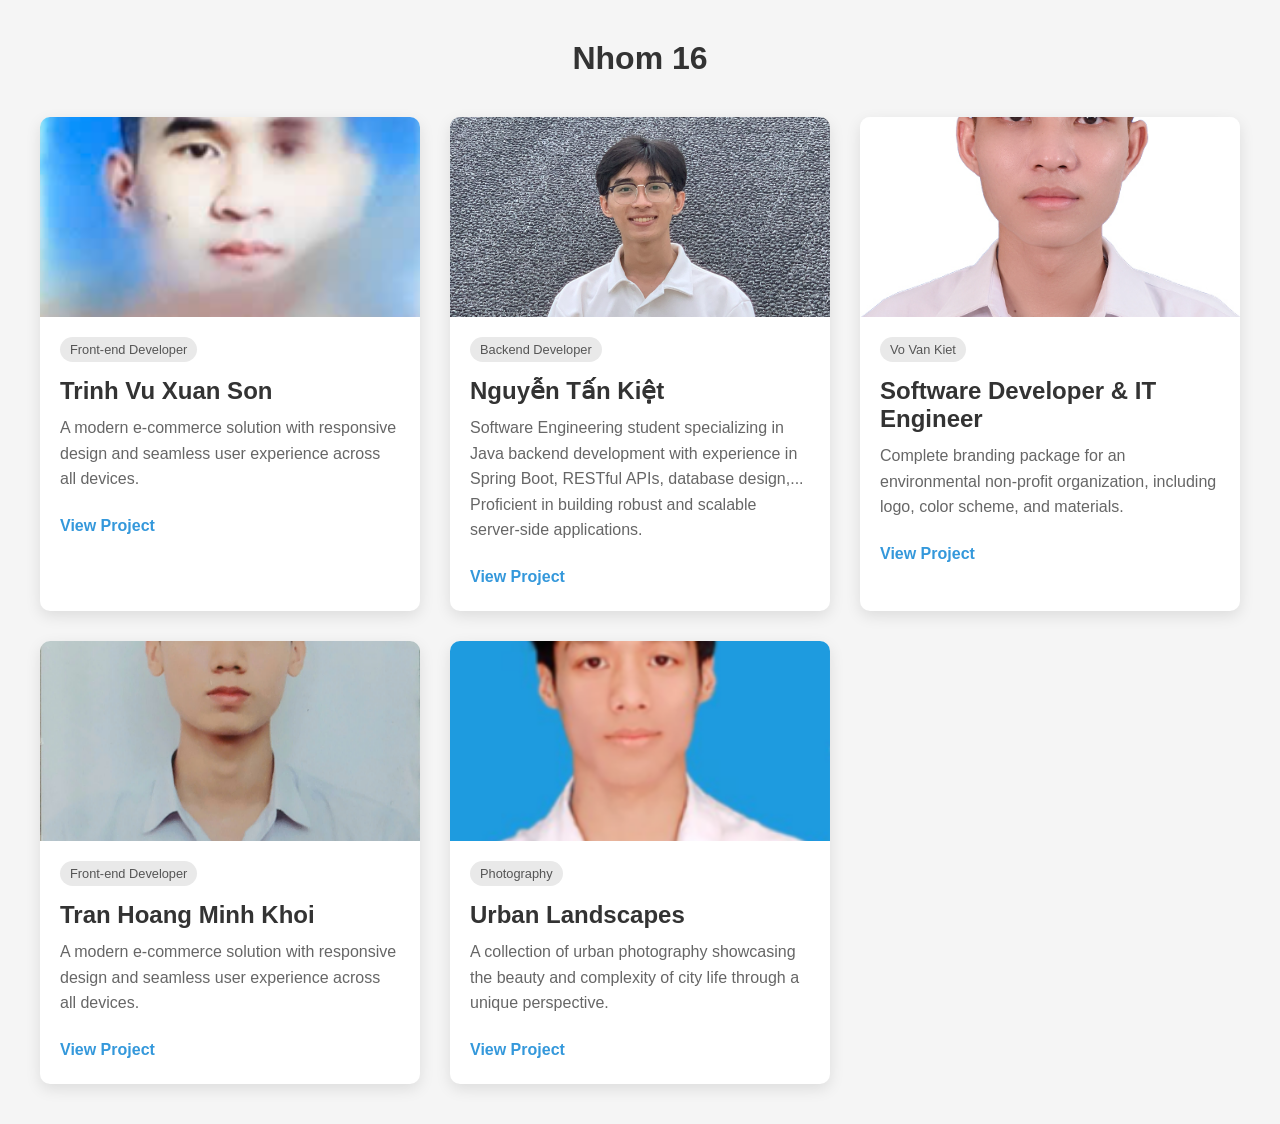
<file: index.html>
<!DOCTYPE html>
<html lang="en">
  <head>
    <meta charset="UTF-8" />
    <meta name="viewport" content="width=device-width, initial-scale=1.0" />
    <title>Portfolio Cards</title>
    <style>
      * {
        margin: 0;
        padding: 0;
        box-sizing: border-box;
        font-family: "Segoe UI", Tahoma, Geneva, Verdana, sans-serif;
      }

      body {
        background-color: #f5f5f5;
        padding: 40px 20px;
      }

      h1 {
        text-align: center;
        margin-bottom: 40px;
        color: #333;
      }

      .portfolio-container {
        max-width: 1200px;
        margin: 0 auto;
        display: grid;
        grid-template-columns: repeat(auto-fill, minmax(300px, 1fr));
        gap: 30px;
      }

      .card {
        background-color: white;
        border-radius: 10px;
        overflow: hidden;
        box-shadow: 0 5px 15px rgba(0, 0, 0, 0.1);
        transition: transform 0.3s ease, box-shadow 0.3s ease;
      }

      .card:hover {
        transform: translateY(-10px);
        box-shadow: 0 15px 30px rgba(0, 0, 0, 0.15);
      }

      .card-image {
        height: 200px;
        overflow: hidden;
      }

      .card-image img {
        width: 100%;
        height: 100%;
        object-fit: cover;
        transition: transform 0.5s ease;
      }

      .card:hover .card-image img {
        transform: scale(1.1);
      }

      .card-content {
        padding: 20px;
      }

      .card-title {
        font-size: 1.5rem;
        margin-bottom: 10px;
        color: #333;
      }

      .card-category {
        display: inline-block;
        background-color: #e9e9e9;
        padding: 5px 10px;
        border-radius: 20px;
        font-size: 0.8rem;
        margin-bottom: 15px;
        color: #555;
      }

      .card-description {
        color: #666;
        line-height: 1.6;
        margin-bottom: 20px;
      }

      .card-link {
        display: inline-block;
        text-decoration: none;
        color: #3498db;
        font-weight: 600;
        padding: 5px 0;
        position: relative;
      }

      .card-link::after {
        content: "";
        position: absolute;
        width: 100%;
        height: 2px;
        bottom: 0;
        left: 0;
        background-color: #3498db;
        transform: scaleX(0);
        transform-origin: bottom right;
        transition: transform 0.3s ease;
      }

      .card-link:hover::after {
        transform: scaleX(1);
        transform-origin: bottom left;
      }

      @media (max-width: 768px) {
        .portfolio-container {
          grid-template-columns: repeat(auto-fill, minmax(250px, 1fr));
        }
      }
    </style>
  </head>
  <body>
    <h1>Nhom 16</h1>

    <div class="portfolio-container">
      <!-- Card 1 -->
      <div class="card">
        <div class="card-image">
          <img src="./img/TrinhVuXuanSon.PNG" alt="Web Design Project" />
        </div>
        <div class="card-content">
          <span class="card-category">Front-end Developer</span>
          <h2 class="card-title">Trinh Vu Xuan Son</h2>
          <p class="card-description">
            A modern e-commerce solution with responsive design and seamless
            user experience across all devices.
          </p>
          <a href="./TrinhVuXuanSon/index.html" class="card-link"
            >View Project</a
          >
        </div>
      </div>

      <!-- Card 2 -->
      <div class="card">
        <div class="card-image">
          <img src="./img/tankiet.png" alt="Mobile App Project" />
        </div>
        <div class="card-content">
          <span class="card-category">Backend Developer</span>
          <h2 class="card-title">Nguyễn Tấn Kiệt</h2>
          <p class="card-description">
            Software Engineering student specializing in Java backend
            development with experience in Spring Boot, RESTful APIs, database
            design,... Proficient in building robust and scalable server-side
            applications.
          </p>
          <a href="./NguyenTanKiet/index.html" class="card-link">View Project</a>
        </div>
      </div>

      <!-- Card 3 -->
      <div class="card">
        <div class="card-image">
          <img src="img/VoVanKiet.jpg" alt="Brand Identity Project" />
        </div>
        <div class="card-content">
          <span class="card-category">Vo Van Kiet</span>
          <h2 class="card-title">Software Developer & IT Engineer</h2>
          <p class="card-description">
            Complete branding package for an environmental non-profit
            organization, including logo, color scheme, and materials.
          </p>
          <a href="./VoVanKiet/profile.html" class="card-link">View Project</a>
        </div>
      </div>

      <!-- Card 4 -->
      <div class="card">
        <div class="card-image">
          <img src="img/Anh.jpg" alt="Web Design Project" />
        </div>
        <div class="card-content">
          <span class="card-category">Front-end Developer</span>
          <h2 class="card-title">Tran Hoang Minh Khoi</h2>
          <p class="card-description">
            A modern e-commerce solution with responsive design and seamless
            user experience across all devices.
          </p>
          <a href="./TranHoangMinhKhoi/index.html" class="card-link">View Project</a>
        </div>
    </div>

      <!-- Card 5 -->
      <div class="card">
        <div class="card-image">
          <img src="img/2180608551_votuankiet.png" alt="Photography Project" />
        </div>
        <div class="card-content">
          <span class="card-category">Photography</span>
          <h2 class="card-title">Urban Landscapes</h2>
          <p class="card-description">
            A collection of urban photography showcasing the beauty and
            complexity of city life through a unique perspective.
          </p>
          <a href="./VoTuanKiet/votuankiet.html" class="card-link">View Project</a>
        </div>
      </div>
    </div>
  </body>
</html>
</file>
